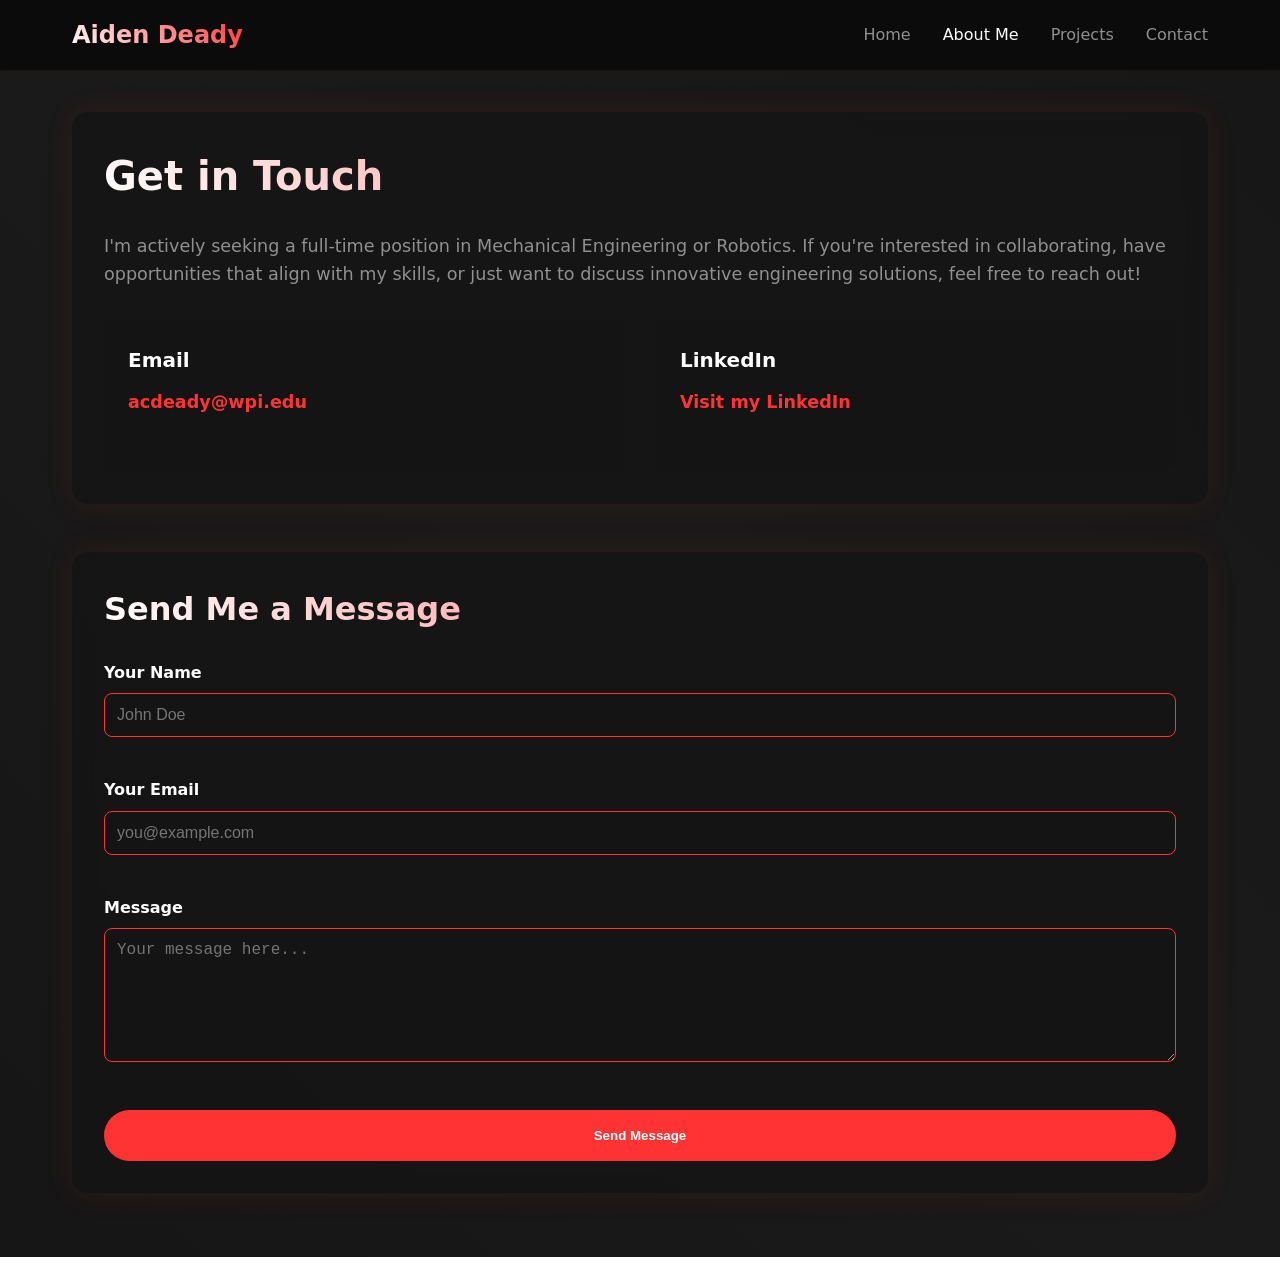
<file: contact.html>
<!DOCTYPE html>
<html lang="en">
<head>
    <meta charset="UTF-8">
    <meta name="viewport" content="width=device-width, initial-scale=1.0">
    <title>Contact - Aiden Deady</title>
    <link rel="stylesheet" href="contact.css">
</head>
<body>
    <nav class="nav">
        <div class="nav-content">
            <div class="logo">Aiden Deady</div>
            <div class="nav-links">
                <a href="index.html">Home</a>
                <a href="aboutme.html" style="color: var(--text-primary);">About Me</a>
                <a href="projects.html">Projects</a>
                <a href="contact.html">Contact</a>
            </div>
        </div>
    </nav>
    <main class="container">
        <section class="contact-info">
            <h1>Get in Touch</h1>
            <p>I'm actively seeking a full-time position in Mechanical Engineering or Robotics. If you're interested in collaborating, have opportunities that align with my skills, or just want to discuss innovative engineering solutions, feel free to reach out!</p>

            <div class="contact-details">
                <div class="contact-card">
                    <h3>Email</h3>
                    <p><a href="mailto:acdeady@wpi.edu">acdeady@wpi.edu</a></p>
                </div>
                <div class="contact-card">
                    <h3>LinkedIn</h3>
                    <p><a href="https://www.linkedin.com/in/aidendeady" target="_blank">Visit my LinkedIn</a></p>
                </div>
            </div>
        </section>

        <section class="contact-form">
            <h2>Send Me a Message</h2>
            <form action="#" method="POST">
                <div class="form-group">
                    <label for="name">Your Name</label>
                    <input type="text" id="name" name="name" placeholder="John Doe" required>
                </div>
                <div class="form-group">
                    <label for="email">Your Email</label>
                    <input type="email" id="email" name="email" placeholder="you@example.com" required>
                </div>
                <div class="form-group">
                    <label for="message">Message</label>
                    <textarea id="message" name="message" rows="6" placeholder="Your message here..." required></textarea>
                </div>
                <button type="submit" class="submit-button">Send Message</button>
            </form>
        </section>
    </main>
</body>
</html>
</file>
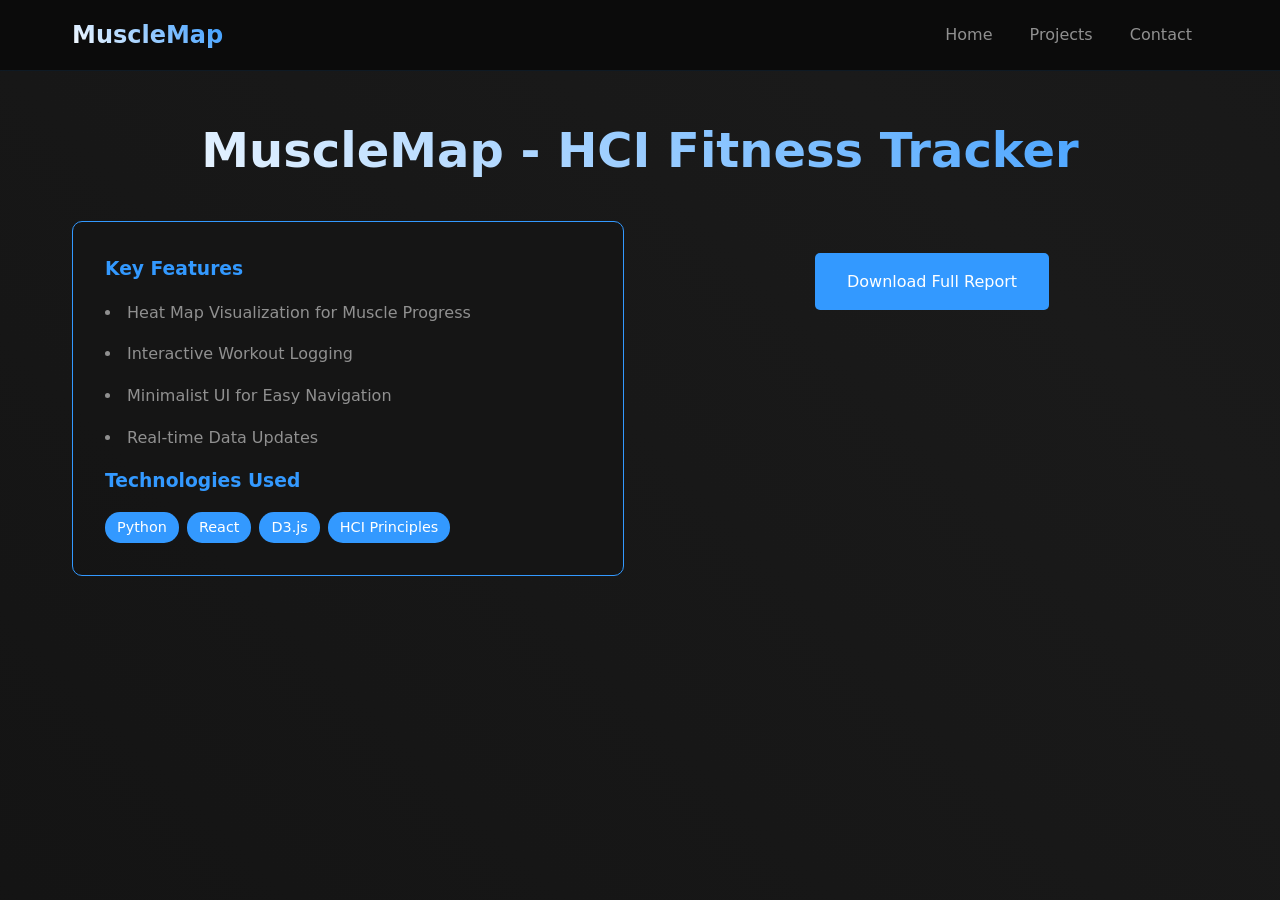
<file: HCI.html>
<!DOCTYPE html>
<html lang="en">
<head>
    <meta charset="UTF-8">
    <meta name="viewport" content="width=device-width, initial-scale=1.0">
    <title>MuscleMap - Fitness Tracking Redefined</title>
    <style>
        :root {
            --primary-bg: #0a0a0a;
            --secondary-bg: #141414;
            --accent-color: #3399ff;
            --accent-glow: #3399ff33;
            --text-primary: #ffffff;
            --text-secondary: #909090;
            --card-bg: rgba(20, 20, 20, 0.7);
        }

        * {
            margin: 0;
            padding: 0;
            box-sizing: border-box;
        }

        body {
            font-family: system-ui, -apple-system, sans-serif;
            background: linear-gradient(45deg, var(--primary-bg), #1a1a1a, #0d0d0d);
            background-size: 400% 400%;
            animation: gradient 15s ease infinite;
            color: var(--text-primary);
            line-height: 1.6;
            min-height: 100vh;
        }

        .nav {
            position: fixed;
            width: 100%;
            background: rgba(10, 10, 10, 0.9);
            backdrop-filter: blur(10px);
            z-index: 1000;
            border-bottom: 1px solid rgba(51, 153, 255, 0.1);
        }

        .nav-content {
            max-width: 1200px;
            margin: 0 auto;
            padding: 1rem 2rem;
            display: flex;
            justify-content: space-between;
            align-items: center;
        }

        .logo {
            font-size: 1.5rem;
            font-weight: bold;
            background: linear-gradient(45deg, #fff, var(--accent-color));
            -webkit-background-clip: text;
            background-clip: text;
            -webkit-text-fill-color: transparent;
        }

        .nav-links a {
            color: var(--text-secondary);
            text-decoration: none;
            margin: 0 1rem;
            transition: all 0.3s ease;
        }

        .nav-links a:hover {
            color: var(--text-primary);
        }

        .project-container {
            max-width: 1200px;
            margin: 0 auto;
            padding: 7rem 2rem 4rem;
        }

        .project-title {
            font-size: 3rem;
            text-align: center;
            background: linear-gradient(45deg, #fff, var(--accent-color));
            -webkit-background-clip: text;
            background-clip: text;
            -webkit-text-fill-color: transparent;
        }

        .project-subtitle {
            text-align: center;
            color: var(--text-secondary);
            margin-bottom: 2rem;
            font-size: 1.2rem;
        }

        .project-content {
            display: grid;
            grid-template-columns: 1fr 1fr;
            gap: 2rem;
            margin-top: 2rem;
        }

        .info-card {
            background: var(--card-bg);
            border-radius: 10px;
            padding: 2rem;
            border: 1px solid var(--accent-color);
        }

        .info-card h3 {
            color: var(--accent-color);
            margin-bottom: 1rem;
        }

        .info-card ul {
            list-style: inside;
            color: var(--text-secondary);
        }

        .info-card li {
            margin-bottom: 1rem;
        }

        .tech-stack {
            display: flex;
            flex-wrap: wrap;
            gap: 0.5rem;
            margin-top: 1rem;
        }

        .tech-tag {
            background: var(--accent-color);
            color: var(--text-primary);
            padding: 0.25rem 0.75rem;
            border-radius: 15px;
            font-size: 0.9rem;
        }

        .download-paper {
            text-align: center;
            margin-top: 2rem;
        }

        .download-paper a {
            display: inline-block;
            padding: 1rem 2rem;
            background: var(--accent-color);
            color: var(--text-primary);
            text-decoration: none;
            border-radius: 5px;
            transition: 0.3s;
        }

        .download-paper a:hover {
            background: #1a75ff;
        }

    </style>
</head>
<body>
    <nav class="nav">
        <div class="nav-content">
            <div class="logo">MuscleMap</div>
            <div class="nav-links">
                <a href="index.html">Home</a>
                <a href="projects.html">Projects</a>
                <a href="contact.html">Contact</a>
            </div>
        </div>
    </nav>

    <main class="project-container">
        <h1 class="project-title">MuscleMap - HCI Fitness Tracker</h1>

        <div class="project-content">
            <div class="left-column">
                <div class="info-card">
                    <h3>Key Features</h3>
                    <ul>
                        <li>Heat Map Visualization for Muscle Progress</li>
                        <li>Interactive Workout Logging</li>
                        <li>Minimalist UI for Easy Navigation</li>
                        <li>Real-time Data Updates</li>
                    </ul>
                    <h3>Technologies Used</h3>
                    <div class="tech-stack">
                        <span class="tech-tag">Python</span>
                        <span class="tech-tag">React</span>
                        <span class="tech-tag">D3.js</span>
                        <span class="tech-tag">HCI Principles</span>
                    </div>
                </div>
            </div>
            <div class="right-column">
                <div class="download-paper">
                    <a href="musclemap_report.pdf" download>Download Full Report</a>
                </div>
            </div>
        </div>
    </main>
</body>
</html>
</file>
<file: contact.css>
/* Contact Page CSS */

:root {
    --primary-bg: #0a0a0a;
    --secondary-bg: #141414;
    --accent-color: #ff3333;
    --accent-glow: #ff333333;
    --text-primary: #ffffff;
    --text-secondary: #909090;
    --card-bg: rgba(20, 20, 20, 0.7);
}

* {
    margin: 0;
    padding: 0;
    box-sizing: border-box;
}

body {
    font-family: system-ui, -apple-system, sans-serif;
    background: linear-gradient(45deg, var(--primary-bg), #1a1a1a, #0d0d0d);
    background-size: 400% 400%;
    animation: gradient 15s ease infinite;
    color: var(--text-primary);
    line-height: 1.6;
    min-height: 100vh;
}

.nav {
    position: fixed;
    width: 100%;
    background: rgba(10, 10, 10, 0.9);
    backdrop-filter: blur(10px);
    z-index: 1000;
    border-bottom: 1px solid rgba(255, 51, 51, 0.1);
}

.nav-content {
    max-width: 1200px;
    margin: 0 auto;
    padding: 1rem 2rem;
    display: flex;
    justify-content: space-between;
    align-items: center;
}

.logo {
    font-size: 1.5rem;
    font-weight: bold;
    background: linear-gradient(45deg, #fff, var(--accent-color));
    -webkit-background-clip: text;
    background-clip: text;
    -webkit-text-fill-color: transparent;
}

.nav-links {
    display: flex;
    gap: 2rem;
}

.nav-links a {
    color: var(--text-secondary);
    text-decoration: none;
    transition: all 0.3s ease;
    position: relative;
}

.nav-links a:hover {
    color: var(--text-primary);
}

.container {
    max-width: 1200px;
    margin: 0 auto;
    padding: 7rem 2rem 4rem;
    display: grid;
    grid-template-columns: 1fr;
    gap: 3rem;
    align-items: start;
}

.contact-info {
    background: var(--card-bg);
    padding: 2rem;
    border-radius: 1rem;
    box-shadow: 0 0 30px rgba(255, 51, 51, 0.1);
    backdrop-filter: blur(10px);
}

.contact-info h1 {
    font-size: 2.5rem;
    margin-bottom: 1.5rem;
    background: linear-gradient(45deg, #fff, var(--accent-color));
    -webkit-background-clip: text;
    background-clip: text;
    -webkit-text-fill-color: transparent;
}

.contact-info p {
    color: var(--text-secondary);
    font-size: 1.1rem;
    margin-bottom: 2rem;
}

.contact-details {
    display: flex;
    gap: 2rem;
    margin-top: 2rem;
}

.contact-card {
    background: var(--card-bg);
    padding: 1.5rem;
    border-radius: 0.75rem;
    width: 50%;
    transition: all 0.3s ease;
}

.contact-card h3 {
    font-size: 1.25rem;
    margin-bottom: 0.75rem;
}

.contact-card p {
    color: var(--text-secondary);
}

.contact-card a {
    color: var(--accent-color);
    text-decoration: none;
    font-weight: 600;
    transition: all 0.3s ease;
}

.contact-card a:hover {
    color: var(--text-primary);
    text-decoration: underline;
}

.contact-form {
    background: var(--card-bg);
    padding: 2rem;
    border-radius: 1rem;
    box-shadow: 0 0 30px rgba(255, 51, 51, 0.1);
    backdrop-filter: blur(10px);
}

.contact-form h2 {
    font-size: 2rem;
    margin-bottom: 1.5rem;
    background: linear-gradient(45deg, #fff, var(--accent-color));
    -webkit-background-clip: text;
    background-clip: text;
    -webkit-text-fill-color: transparent;
}

.form-group {
    margin-bottom: 1.5rem;
}

label {
    font-weight: 600;
    color: var(--text-primary);
    display: block;
    margin-bottom: 0.5rem;
}

input, textarea {
    width: 100%;
    padding: 0.75rem;
    background: rgba(20, 20, 20, 0.7);
    border: 1px solid var(--accent-color);
    border-radius: 0.5rem;
    color: var(--text-primary);
    font-size: 1rem;
    margin-bottom: 1rem;
    transition: all 0.3s ease;
}

input:focus, textarea:focus {
    outline: none;
    border-color: var(--accent-color);
    box-shadow: 0 0 5px var(--accent-color);
}

.submit-button {
    background: var(--accent-color);
    color: white;
    padding: 1rem 2rem;
    border-radius: 2rem;
    font-weight: 600;
    transition: all 0.3s ease;
    border: 2px solid transparent;
    cursor: pointer;
    width: 100%;
}

.submit-button:hover {
    background: transparent;
    border-color: var(--accent-color);
    box-shadow: 0 0 20px var(--accent-glow);
}

@media (max-width: 768px) {
    .contact-details {
        flex-direction: column;
    }

    .contact-card {
        width: 100%;
        margin-bottom: 1.5rem;
    }
}
</file>
